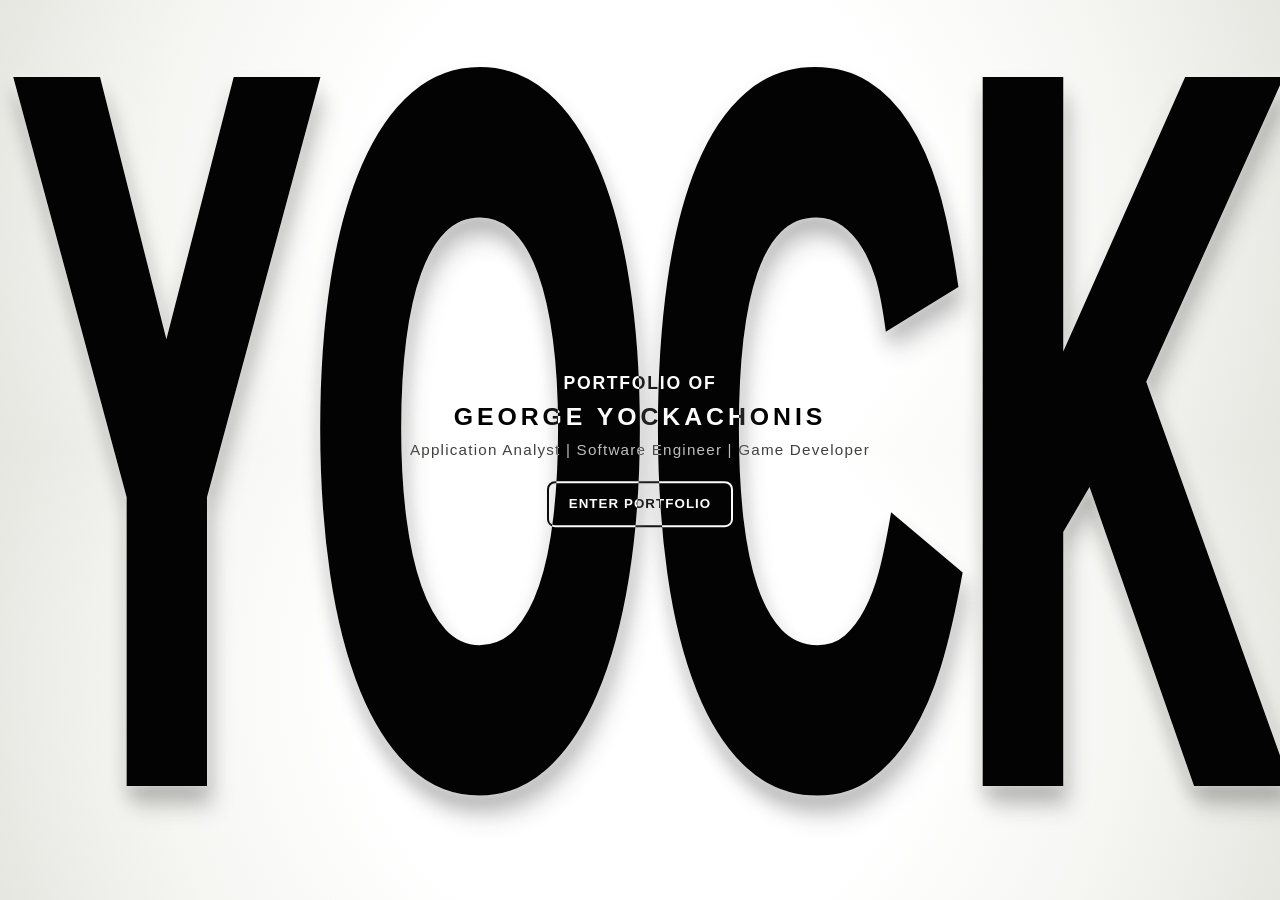
<file: index.html>
<!DOCTYPE html>
<html lang="en">
<head>
  <meta charset="UTF-8" />
  <meta name="viewport" content="width=device-width, initial-scale=1.0" />
  <meta
    name="description"
    content="George Yockachonis portfolio: software development, game tooling, web apps, and IT systems work."
  />
  <title>George Yockachonis | Software Developer</title>
  <link rel="stylesheet" href="styles.css" />
  <noscript>
    <style>
      .noscript-link {
        display: inline-flex;
      }

      #enterBtn {
        display: none;
      }
    </style>
  </noscript>
</head>
<body>
  <section id="splash" aria-label="Portfolio entry animation">
    <div class="split split-top"></div>
    <div class="split split-bottom"></div>
    <canvas id="particleCanvas" aria-hidden="true"></canvas>

    <div id="brandWrap">
      <div class="brand brand-top">YOCK</div>
      <div class="brand brand-bottom">YOCK</div>
    </div>

    <div class="identity">
      <p class="intro">Portfolio of</p>
      <p class="name">George Yockachonis</p>
      <p class="role">Application Analyst | Software Engineer | Game Developer</p>
      <a class="noscript-link" href="portfolio.html">Open Portfolio</a>
      <button id="enterBtn" type="button">
        Enter Portfolio
      </button>
    </div>
  </section>

  <iframe
    id="portfolio"
    class="hidden preview-frame"
    src="portfolio.html"
    title="Portfolio preview"
    aria-hidden="true"
  ></iframe>

  <script src="script.js"></script>
</body>
</html>
</file>
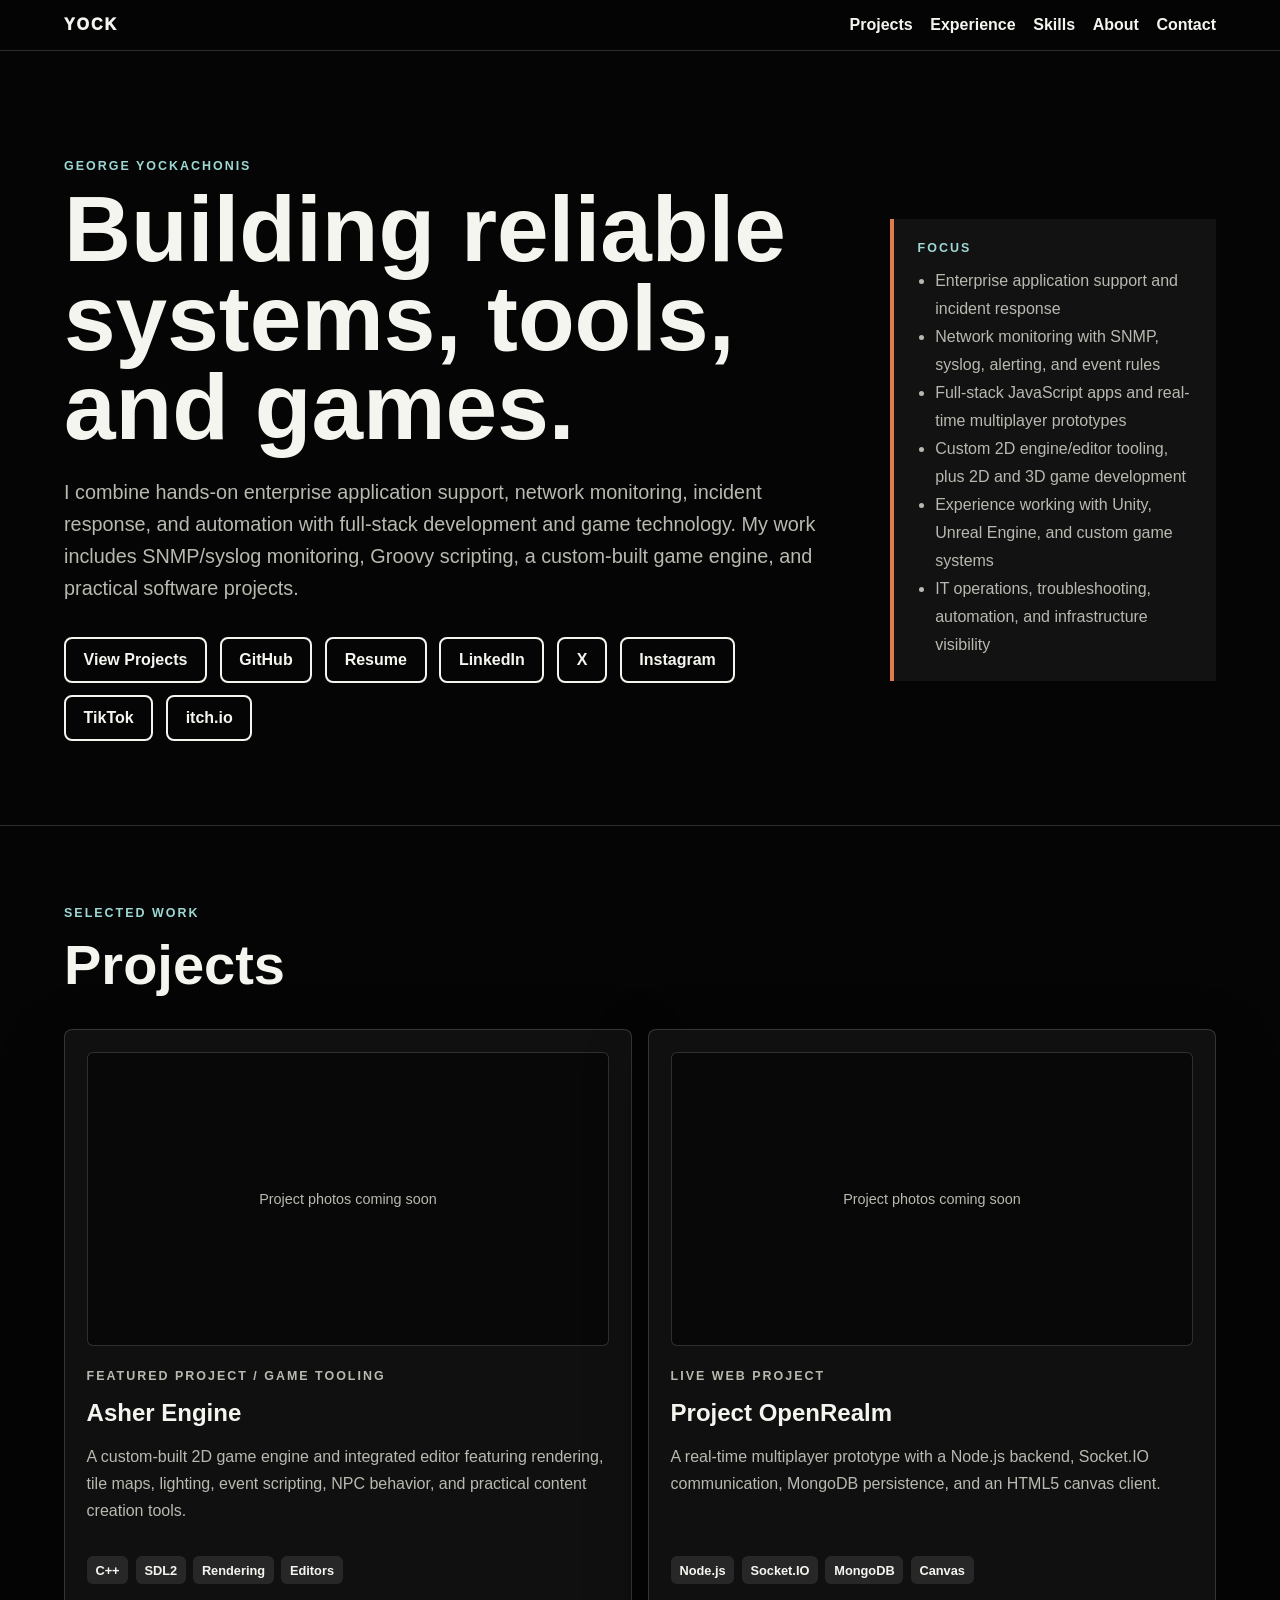
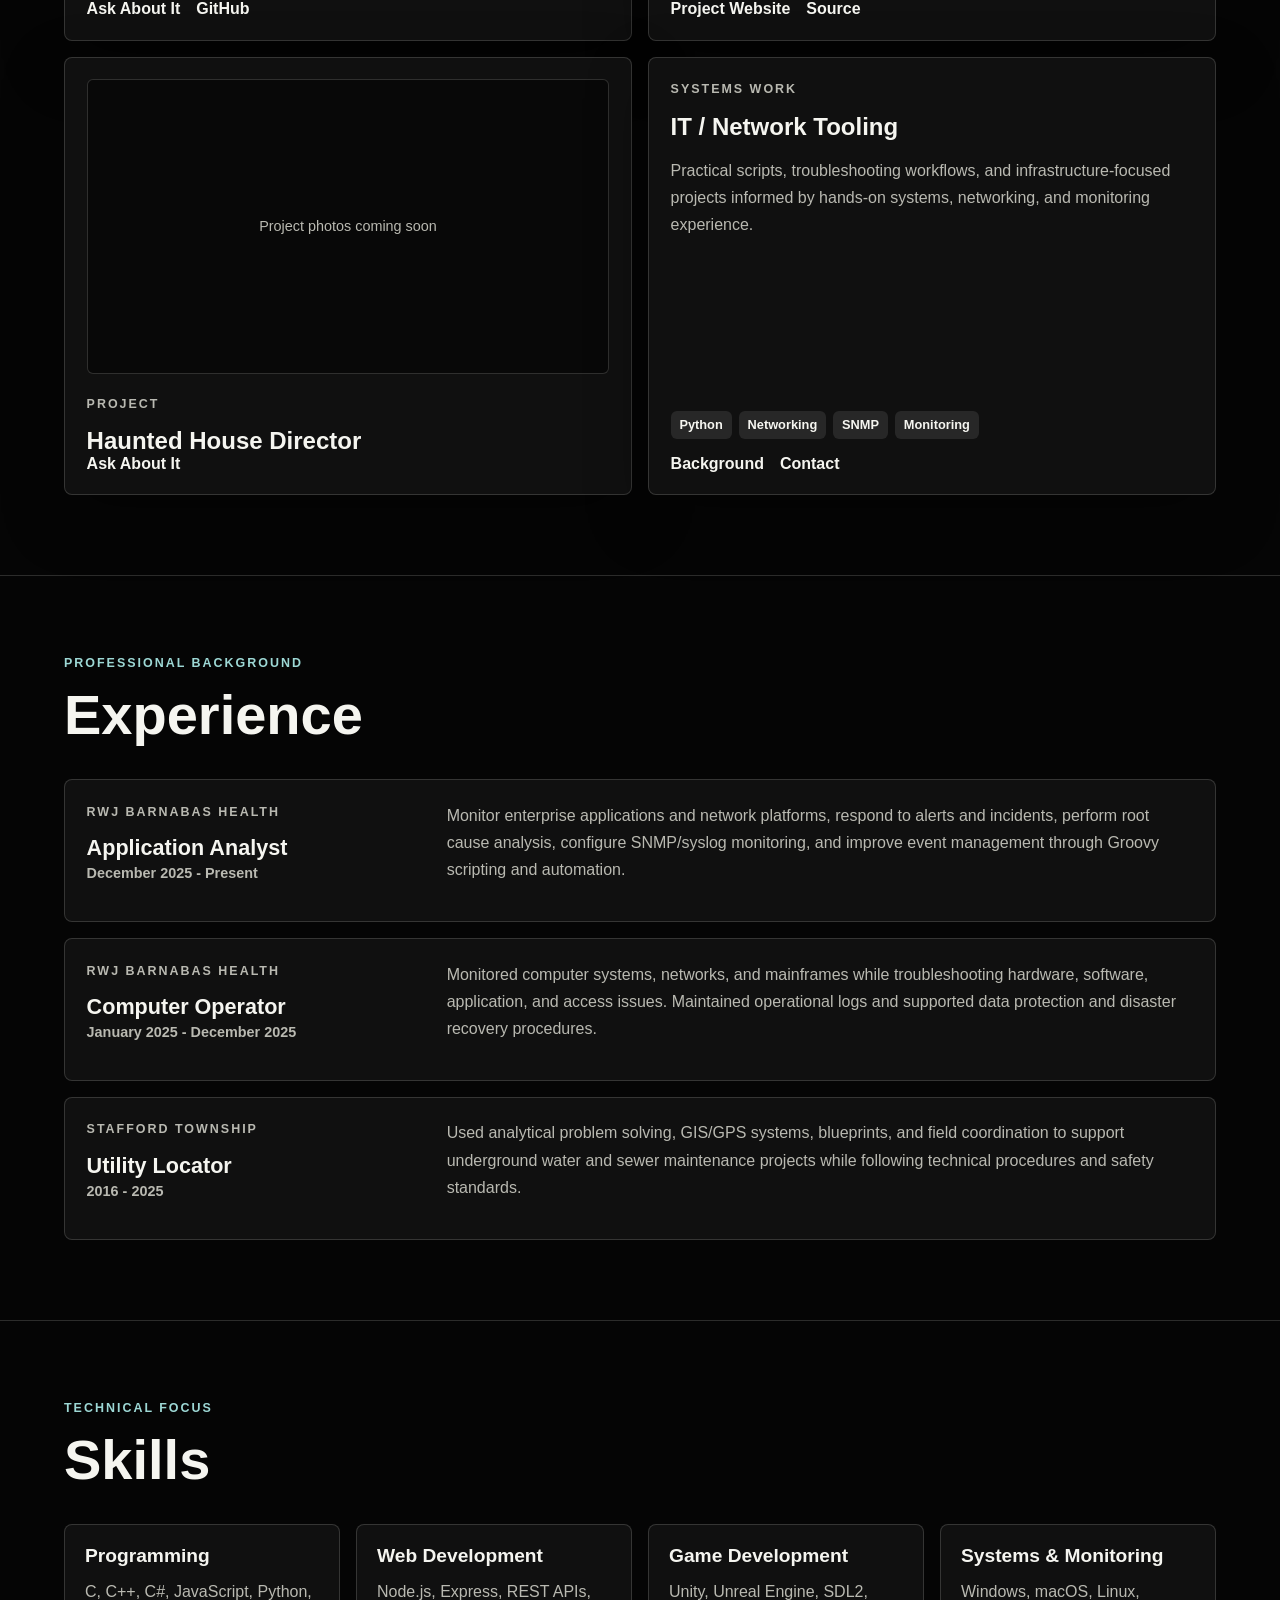
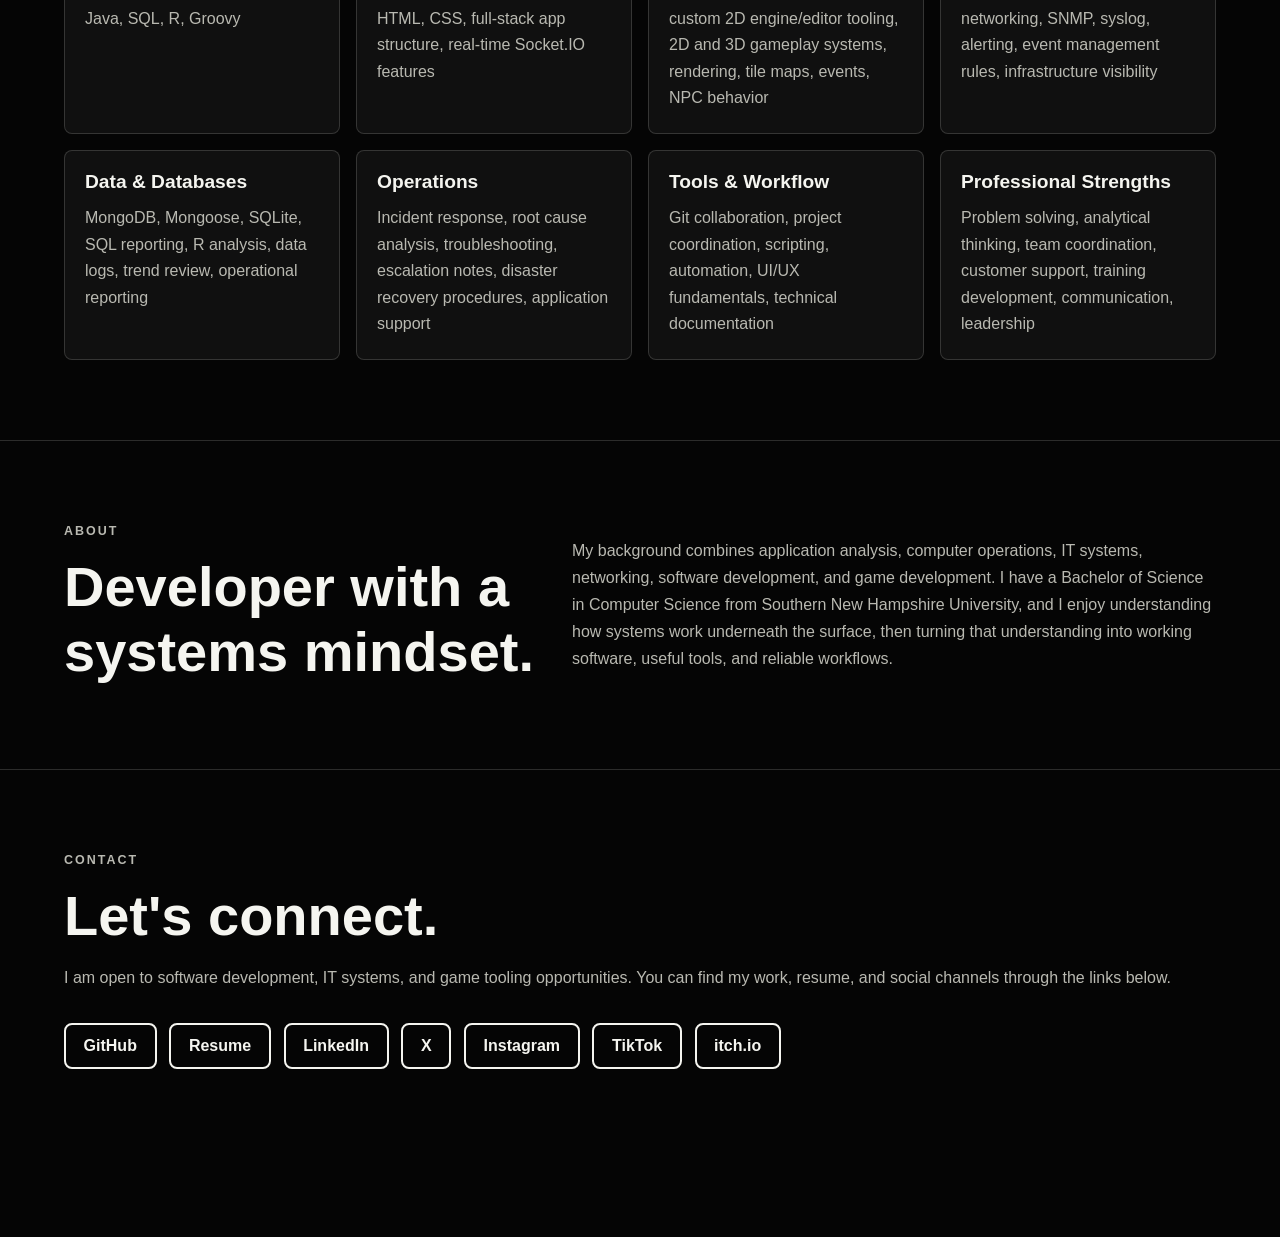
<file: portfolio.html>
<!DOCTYPE html>
<html lang="en">
<head>
  <meta charset="UTF-8" />
  <meta name="viewport" content="width=device-width, initial-scale=1.0" />
  <meta
    name="description"
    content="George Yockachonis portfolio: software development, game tooling, web apps, and IT systems work."
  />
  <title>George Yockachonis | Portfolio</title>
  <link rel="stylesheet" href="styles.css" />
</head>
<body>
  <main id="portfolio" class="visible">
    <nav class="nav" aria-label="Primary navigation">
      <a class="logo" href="#top" aria-label="George Yockachonis home">YOCK</a>
      <div class="nav-links">
        <a href="#projects">Projects</a>
        <a href="#experience">Experience</a>
        <a href="#skills">Skills</a>
        <a href="#about">About</a>
        <a href="#contact">Contact</a>
      </div>
    </nav>

    <section id="top" class="hero">
      <div class="hero-layout">
        <div>
          <p class="eyebrow">George Yockachonis</p>
          <h1>Building reliable systems, tools, and games.</h1>
          <p class="hero-copy">
            I combine hands-on enterprise application support, network monitoring, incident
            response, and automation with full-stack development and game technology. My
            work includes SNMP/syslog monitoring, Groovy scripting, a custom-built game
            engine, and practical software projects.
          </p>
          <div class="hero-actions">
            <a class="primary" href="#projects">View Projects</a>
            <a class="secondary" href="https://github.com/theyock" target="_blank" rel="noreferrer">GitHub</a>
            <a class="secondary" href="GYockachonis%20Resume.docx" download>Resume</a>
            <a class="secondary" href="https://www.linkedin.com/in/george-yockachonis-jr/" target="_blank" rel="noreferrer">LinkedIn</a>
            <a class="secondary" href="https://x.com/Yockmakesgames" target="_blank" rel="noreferrer">X</a>
            <a class="secondary" href="https://www.instagram.com/yockmakesgames/" target="_blank" rel="noreferrer">Instagram</a>
            <a class="secondary" href="https://www.tiktok.com/@yockmakesgames" target="_blank" rel="noreferrer">TikTok</a>
            <a class="secondary" href="https://yockmakesgames.itch.io/" target="_blank" rel="noreferrer">itch.io</a>
          </div>
        </div>

        <aside class="profile-panel" aria-label="Portfolio snapshot">
          <p class="panel-kicker">Focus</p>
          <ul>
            <li>Enterprise application support and incident response</li>
            <li>Network monitoring with SNMP, syslog, alerting, and event rules</li>
            <li>Full-stack JavaScript apps and real-time multiplayer prototypes</li>
            <li>Custom 2D engine/editor tooling, plus 2D and 3D game development</li>
            <li>Experience working with Unity, Unreal Engine, and custom game systems</li>
            <li>IT operations, troubleshooting, automation, and infrastructure visibility</li>
          </ul>
        </aside>
      </div>
    </section>

    <section id="projects" class="section">
      <div class="section-heading">
        <p class="eyebrow">Selected Work</p>
        <h2>Projects</h2>
      </div>

      <div class="project-grid">
        <article class="project-card">
          <div>
            <div class="project-gallery" data-project-gallery="asher">
              <div class="project-photo-frame project-photo-empty">Project photos coming soon</div>
            </div>
            <p class="project-type">Featured project / Game tooling</p>
            <h3>Asher Engine</h3>
            <p>
              A custom-built 2D game engine and integrated editor featuring rendering,
              tile maps, lighting, event scripting, NPC behavior, and practical content
              creation tools.
            </p>
          </div>
          <div>
            <div class="tags">
              <span>C++</span>
              <span>SDL2</span>
              <span>Rendering</span>
              <span>Editors</span>
            </div>
            <div class="card-links">
              <a href="#contact">Ask About It</a>
              <a href="https://github.com/theyock" target="_blank" rel="noreferrer">GitHub</a>
            </div>
          </div>
        </article>

        <article class="project-card">
          <div>
            <div class="project-gallery" data-project-gallery="openrealm">
              <div class="project-photo-frame project-photo-empty">Project photos coming soon</div>
            </div>
            <p class="project-type">Live web project</p>
            <h3>Project OpenRealm</h3>
            <p>
              A real-time multiplayer prototype with a Node.js backend, Socket.IO
              communication, MongoDB persistence, and an HTML5 canvas client.
            </p>
          </div>
          <div>
            <div class="tags">
              <span>Node.js</span>
              <span>Socket.IO</span>
              <span>MongoDB</span>
              <span>Canvas</span>
            </div>
            <div class="card-links">
              <a href="https://www.joinopenrealm.com/" target="_blank" rel="noreferrer">Project Website</a>
              <a href="https://github.com/theyock/Project-OpenRealm" target="_blank" rel="noreferrer">Source</a>
            </div>
          </div>
        </article>

        <article class="project-card">
          <div>
            <div class="project-gallery" data-project-gallery="haunted-house-director">
              <div class="project-photo-frame project-photo-empty">Project photos coming soon</div>
            </div>
            <p class="project-type">Project</p>
            <h3>Haunted House Director</h3>
            <!-- Add your project description here. -->
          </div>
          <div class="card-links">
            <a href="#contact">Ask About It</a>
          </div>
        </article>

        <article class="project-card">
          <div>
            <p class="project-type">Systems work</p>
            <h3>IT / Network Tooling</h3>
            <p>
              Practical scripts, troubleshooting workflows, and infrastructure-focused
              projects informed by hands-on systems, networking, and monitoring experience.
            </p>
          </div>
          <div>
            <div class="tags">
              <span>Python</span>
              <span>Networking</span>
              <span>SNMP</span>
              <span>Monitoring</span>
            </div>
            <div class="card-links">
              <a href="#about">Background</a>
              <a href="#contact">Contact</a>
            </div>
          </div>
        </article>
      </div>
    </section>
<!--
    <section id="build" class="section">
      <div class="section-heading">
        <p class="eyebrow">Build in Public</p>
        <h2>Dev logs, clips, and experiments</h2>
      </div>

      <div class="build-grid">
        <article class="build-card">
          <p class="project-type">Instagram</p>
          <h3>@yockmakesgames</h3>
          <p>
            Visual updates, development snapshots, short clips, and behind-the-scenes
            progress from game and software projects.
          </p>
          <a class="secondary" href="https://www.instagram.com/yockmakesgames/" target="_blank" rel="noreferrer">View Instagram</a>
        </article>

        <article class="build-card">
          <p class="project-type">TikTok</p>
          <h3>@yockmakesgames</h3>
          <p>
            Quick-form build updates, gameplay experiments, tooling progress, and
            project clips shared while the work is still evolving.
          </p>
          <a class="secondary" href="https://www.tiktok.com/@yockmakesgames" target="_blank" rel="noreferrer">View TikTok</a>
        </article>

        <article class="build-card build-card-muted">
          <p class="project-type">Featured Posts</p>
          <h3>Coming next</h3>
          <p>
            Add specific Instagram or TikTok post links here to feature individual
            updates directly on the portfolio.
          </p>
          <a class="secondary" href="#contact">Send a Post</a>
        </article>
      </div>
    </section>
  -->
    <section id="experience" class="section">
      <div class="section-heading">
        <p class="eyebrow">Professional Background</p>
        <h2>Experience</h2>
      </div>

      <div class="experience-list">
        <article class="experience-item">
          <div>
            <p class="project-type">RWJ Barnabas Health</p>
            <h3>Application Analyst</h3>
            <p class="experience-date">December 2025 - Present</p>
          </div>
          <p>
            Monitor enterprise applications and network platforms, respond to alerts and
            incidents, perform root cause analysis, configure SNMP/syslog monitoring, and
            improve event management through Groovy scripting and automation.
          </p>
        </article>

        <article class="experience-item">
          <div>
            <p class="project-type">RWJ Barnabas Health</p>
            <h3>Computer Operator</h3>
            <p class="experience-date">January 2025 - December 2025</p>
          </div>
          <p>
            Monitored computer systems, networks, and mainframes while troubleshooting
            hardware, software, application, and access issues. Maintained operational logs
            and supported data protection and disaster recovery procedures.
          </p>
        </article>

        <article class="experience-item">
          <div>
            <p class="project-type">Stafford Township</p>
            <h3>Utility Locator</h3>
            <p class="experience-date">2016 - 2025</p>
          </div>
          <p>
            Used analytical problem solving, GIS/GPS systems, blueprints, and field
            coordination to support underground water and sewer maintenance projects while
            following technical procedures and safety standards.
          </p>
        </article>
      </div>
    </section>

    <section id="skills" class="section">
      <div class="section-heading">
        <p class="eyebrow">Technical Focus</p>
        <h2>Skills</h2>
      </div>

      <div class="skill-grid">
        <article class="skill-card">
          <h3>Programming</h3>
          <p>C, C++, C#, JavaScript, Python, Java, SQL, R, Groovy</p>
        </article>

        <article class="skill-card">
          <h3>Web Development</h3>
          <p>Node.js, Express, REST APIs, HTML, CSS, full-stack app structure, real-time Socket.IO features</p>
        </article>

        <article class="skill-card">
          <h3>Game Development</h3>
          <p>Unity, Unreal Engine, SDL2, custom 2D engine/editor tooling, 2D and 3D gameplay systems, rendering, tile maps, events, NPC behavior</p>
        </article>

        <article class="skill-card">
          <h3>Systems & Monitoring</h3>
          <p>Windows, macOS, Linux, networking, SNMP, syslog, alerting, event management rules, infrastructure visibility</p>
        </article>

        <article class="skill-card">
          <h3>Data & Databases</h3>
          <p>MongoDB, Mongoose, SQLite, SQL reporting, R analysis, data logs, trend review, operational reporting</p>
        </article>

        <article class="skill-card">
          <h3>Operations</h3>
          <p>Incident response, root cause analysis, troubleshooting, escalation notes, disaster recovery procedures, application support</p>
        </article>

        <article class="skill-card">
          <h3>Tools & Workflow</h3>
          <p>Git collaboration, project coordination, scripting, automation, UI/UX fundamentals, technical documentation</p>
        </article>

        <article class="skill-card">
          <h3>Professional Strengths</h3>
          <p>Problem solving, analytical thinking, team coordination, customer support, training development, communication, leadership</p>
        </article>
      </div>
    </section>

    <section id="about" class="section two-column">
      <div>
        <p class="eyebrow">About</p>
        <h2>Developer with a systems mindset.</h2>
      </div>
      <p>
        My background combines application analysis, computer operations, IT systems,
        networking, software development, and game development. I have a Bachelor of
        Science in Computer Science from Southern New Hampshire University, and I enjoy
        understanding how systems work underneath the surface, then turning that
        understanding into working software, useful tools, and reliable workflows.
      </p>
    </section>

    <section id="contact" class="section contact">
      <p class="eyebrow">Contact</p>
      <h2>Let's connect.</h2>
      <p>
        I am open to software development, IT systems, and game tooling opportunities.
        You can find my work, resume, and social channels through the links below.
      </p>
      <div class="hero-actions">
        <a class="primary" href="https://github.com/theyock" target="_blank" rel="noreferrer">GitHub</a>
        <a class="secondary" href="GYockachonis%20Resume.docx" download>Resume</a>
        <a class="secondary" href="https://www.linkedin.com/in/george-yockachonis-jr/" target="_blank" rel="noreferrer">LinkedIn</a>
        <a class="secondary" href="https://x.com/Yockmakesgames" target="_blank" rel="noreferrer">X</a>
        <a class="secondary" href="https://www.instagram.com/yockmakesgames/" target="_blank" rel="noreferrer">Instagram</a>
        <a class="secondary" href="https://www.tiktok.com/@yockmakesgames" target="_blank" rel="noreferrer">TikTok</a>
        <a class="secondary" href="https://yockmakesgames.itch.io/" target="_blank" rel="noreferrer">itch.io</a>
      </div>
    </section>
  </main>
  <script src="project-photos.js" defer></script>
  <script src="project-slideshows.js" defer></script>
</body>
</html>
</file>
<file: styles.css>
* {
  box-sizing: border-box;
}

:root {
  --ink: #f5f5f0;
  --muted: #b9b9b1;
  --paper: #050505;
  --panel: #101010;
  --line: rgba(245, 245, 240, 0.16);
  --accent: #79b8b5;
  --accent-dark: #9dd8d5;
  --warm: #e07a4f;
  --splash-paper: #ffffff;
  --splash-ink: #030303;
  --brand-font-size: 900px;
  --brand-scale-x: 1;
}

html {
  scroll-behavior: smooth;
}

body {
  margin: 0;
  font-family: Arial, Helvetica, sans-serif;
  background: var(--paper);
  color: var(--ink);
  overflow-x: hidden;
}

body.locked {
  overflow: hidden;
}

a {
  color: inherit;
}

button,
a {
  -webkit-tap-highlight-color: transparent;
}

/* Splash screen */
#splash {
  position: fixed;
  inset: 0;
  z-index: 20;
  overflow: hidden;
  cursor: default;
}

.split {
  position: absolute;
  left: 0;
  width: 100%;
  height: 50%;
}

.split-top {
  top: 0;
  background:
    radial-gradient(circle at center, rgba(255, 255, 255, 1) 0 42%, rgba(245, 245, 242, 0.96) 72%, rgba(228, 228, 222, 0.9) 100%),
    var(--splash-paper);
}

.split-bottom {
  bottom: 0;
  background:
    radial-gradient(circle at center, rgba(255, 255, 255, 1) 0 42%, rgba(245, 245, 242, 0.96) 72%, rgba(228, 228, 222, 0.9) 100%),
    var(--splash-paper);
}

#particleCanvas {
  position: absolute;
  inset: 0;
  z-index: 6;
  pointer-events: none;
}

#brandWrap {
  position: absolute;
  inset: 0;
  z-index: 5;
  pointer-events: none;
}

.brand {
  position: absolute;
  top: 50%;
  left: 50%;
  transform: translate(-50%, -50%) scaleX(var(--brand-scale-x));
  transform-origin: center;
  font-family: Impact, Haettenschweiler, "Arial Black", Arial, sans-serif;
  font-weight: 950;
  font-size: var(--brand-font-size);
  letter-spacing: 0;
  line-height: 0.72;
  white-space: nowrap;
  color: var(--splash-ink);
  text-shadow:
    0 0 1px rgba(255, 255, 255, 0.85),
    0 0 14px rgba(255, 255, 255, 0.55),
    0 12px 28px rgba(0, 0, 0, 0.2),
    18px 24px 34px rgba(0, 0, 0, 0.12);
}

.brand-top {
  color: var(--splash-ink);
}

.brand-bottom {
  display: none;
}

.identity {
  position: absolute;
  left: 50%;
  top: 50%;
  z-index: 7;
  transform: translate(-50%, -50%);
  text-align: center;
  color: #ffffff;
  mix-blend-mode: difference;
  width: min(90vw, 720px);
}

.intro {
  margin: 0 0 0.55rem;
  font-size: 1.1rem;
  font-weight: 700;
  letter-spacing: 0.1em;
  text-transform: uppercase;
}

.name {
  margin: 0;
  font-size: 1.55rem;
  font-weight: 800;
  letter-spacing: 0.16em;
  text-transform: uppercase;
}

.role {
  margin: 0.65rem 0 1.4rem;
  font-size: 0.95rem;
  letter-spacing: 0.08em;
  opacity: 0.75;
}

#enterBtn {
  border: 2px solid currentColor;
  background: transparent;
  color: currentColor;
  position: relative;
  overflow: visible;
  min-height: 46px;
  padding: 0 1.25rem;
  border-radius: 8px;
  font-weight: 800;
  letter-spacing: 0.08em;
  text-transform: uppercase;
  cursor: pointer;
  transition: background 180ms ease, color 180ms ease;
}

.noscript-link {
  display: none;
  align-items: center;
  justify-content: center;
  min-height: 46px;
  margin: 0 auto;
  padding: 0 1.25rem;
  border: 2px solid currentColor;
  border-radius: 8px;
  color: currentColor;
  font-weight: 800;
  letter-spacing: 0.08em;
  text-decoration: none;
  text-transform: uppercase;
}

.water-particle {
  position: absolute;
  left: var(--x);
  top: var(--y);
  width: var(--size);
  height: var(--size);
  border-radius: 50%;
  background: currentColor;
  pointer-events: none;
  transform: translate(-50%, -50%);
  animation: waterParticle var(--life) cubic-bezier(0.16, 1, 0.3, 1) forwards;
}

#enterBtn:hover,
#enterBtn:focus-visible {
  background: transparent;
  animation: nervousShake 420ms steps(2, end) infinite;
}

@keyframes nervousShake {
  0% {
    transform: translate(0, 0) rotate(0deg);
  }

  20% {
    transform: translate(-2px, 1px) rotate(-1deg);
  }

  40% {
    transform: translate(2px, -1px) rotate(1deg);
  }

  60% {
    transform: translate(-1px, -1px) rotate(0.5deg);
  }

  80% {
    transform: translate(1px, 1px) rotate(-0.5deg);
  }

  100% {
    transform: translate(0, 0) rotate(0deg);
  }
}

@keyframes waterParticle {
  0% {
    opacity: 0;
    transform: translate(-50%, -50%) scale(0.45);
  }

  16% {
    opacity: 1;
  }

  74% {
    opacity: 0.85;
    transform: translate(calc(-50% + var(--tx) * 0.72), calc(-50% + var(--ty) * 0.72)) rotate(var(--spin)) scale(1);
  }

  100% {
    opacity: 0;
    transform: translate(calc(-50% + var(--tx)), calc(-50% + var(--ty))) rotate(var(--spin)) scale(0.25);
  }
}

#splash.exiting .split-top {
  animation: slideTop 1600ms cubic-bezier(0.76, 0, 0.24, 1) forwards;
}

#splash.exiting .split-bottom {
  animation: slideBottom 1600ms cubic-bezier(0.76, 0, 0.24, 1) forwards;
}

#splash.exiting .identity {
  animation: fadeDown 850ms ease forwards;
}

#splash.exiting #brandWrap {
  opacity: 0;
}

@keyframes slideTop {
  to {
    transform: translateY(-105%);
  }
}

@keyframes slideBottom {
  to {
    transform: translateY(105%);
  }
}

@keyframes fadeDown {
  to {
    opacity: 0;
    transform: translate(-50%, calc(-50% + 20px));
  }
}

/* Main portfolio */
.hidden {
  opacity: 0;
  pointer-events: none;
}

#portfolio {
  min-height: 100vh;
  transition: opacity 700ms ease;
}

#portfolio.visible {
  opacity: 1;
  pointer-events: auto;
}

.nav {
  position: sticky;
  top: 0;
  z-index: 10;
  display: flex;
  justify-content: space-between;
  align-items: center;
  padding: 1rem clamp(1.25rem, 5vw, 5rem);
  background: rgba(5, 5, 5, 0.88);
  backdrop-filter: blur(12px);
  border-bottom: 1px solid var(--line);
}

.logo {
  font-weight: 950;
  letter-spacing: 0.12em;
  text-decoration: none;
}

.nav-links {
  display: flex;
  flex-wrap: wrap;
  gap: 1.1rem;
}

.nav-links a,
.card-links a {
  color: var(--ink);
  text-decoration: none;
  font-weight: 700;
}

.nav-links a:hover,
.nav-links a:focus-visible,
.card-links a:hover,
.card-links a:focus-visible {
  color: var(--accent-dark);
  text-decoration: underline;
  text-underline-offset: 0.25rem;
}

.hero {
  min-height: 86vh;
  display: grid;
  align-items: center;
  padding: 6.5rem clamp(1.25rem, 5vw, 5rem) 5rem;
}

.hero-layout {
  display: grid;
  grid-template-columns: minmax(0, 1.4fr) minmax(260px, 0.6fr);
  gap: clamp(2rem, 5vw, 4rem);
  align-items: center;
}

.eyebrow,
.project-type,
.panel-kicker {
  margin: 0 0 0.75rem;
  font-size: 0.78rem;
  font-weight: 850;
  letter-spacing: 0.16em;
  text-transform: uppercase;
  color: var(--accent-dark);
}

.hero h1 {
  margin: 0;
  max-width: 1080px;
  font-size: 5.8rem;
  line-height: 0.96;
}

.hero-copy {
  max-width: 760px;
  margin: 1.5rem 0 0;
  font-size: 1.24rem;
  line-height: 1.62;
  color: var(--muted);
}

.hero-actions {
  display: flex;
  flex-wrap: wrap;
  gap: 0.8rem;
  margin-top: 2rem;
}

.primary,
.secondary {
  display: inline-flex;
  align-items: center;
  justify-content: center;
  min-height: 46px;
  padding: 0 1.1rem;
  border-radius: 8px;
  font-weight: 800;
  text-decoration: none;
}

.preview-frame {
  position: fixed;
  inset: 0;
  z-index: 1;
  width: 100%;
  height: 100%;
  border: 0;
  background: var(--paper);
}

.primary {
  background: transparent;
  border: 2px solid var(--ink);
  color: var(--ink);
}

.primary:hover,
.primary:focus-visible {
  background: rgba(245, 245, 240, 0.1);
  border-color: var(--accent-dark);
  color: var(--accent-dark);
}

.secondary {
  border: 2px solid var(--ink);
  color: var(--ink);
}

.secondary:hover,
.secondary:focus-visible {
  border-color: var(--accent-dark);
  color: var(--accent-dark);
}

.profile-panel {
  border-left: 4px solid var(--warm);
  background: rgba(255, 255, 255, 0.05);
  padding: 1.4rem 1.5rem;
}

.profile-panel ul {
  margin: 0;
  padding-left: 1.1rem;
  color: var(--muted);
  line-height: 1.75;
}

.section {
  padding: 5rem clamp(1.25rem, 5vw, 5rem);
  border-top: 1px solid var(--line);
}

.section h2 {
  margin: 0;
  font-size: 3.5rem;
}

.section-heading {
  margin-bottom: 2rem;
}

.project-grid {
  display: grid;
  grid-template-columns: repeat(2, minmax(0, 1fr));
  gap: 1rem;
}

.experience-list {
  display: grid;
  gap: 1rem;
}

.experience-item {
  display: grid;
  grid-template-columns: minmax(220px, 0.45fr) minmax(0, 1fr);
  gap: 1.5rem;
  padding: 1.35rem;
  background: var(--panel);
  border: 1px solid var(--line);
  border-radius: 8px;
  transition: background 180ms ease, border-color 180ms ease, box-shadow 180ms ease, transform 180ms ease;
}

.experience-item h3 {
  margin: 0;
  font-size: 1.35rem;
}

.experience-item p {
  margin-top: 0;
  line-height: 1.7;
  color: var(--muted);
}

.experience-date {
  margin-bottom: 0;
  font-size: 0.9rem;
  font-weight: 800;
}

.skill-grid {
  display: grid;
  grid-template-columns: repeat(4, minmax(0, 1fr));
  gap: 1rem;
}

.skill-card {
  min-height: 210px;
  padding: 1.25rem;
  background: var(--panel);
  border: 1px solid var(--line);
  border-radius: 8px;
  transition: background 180ms ease, border-color 180ms ease, box-shadow 180ms ease, transform 180ms ease;
}

.skill-card h3 {
  margin: 0 0 0.8rem;
  font-size: 1.2rem;
}

.skill-card p {
  margin: 0;
  line-height: 1.65;
  color: var(--muted);
}

.build-grid {
  display: grid;
  grid-template-columns: repeat(3, minmax(0, 1fr));
  gap: 1rem;
}

.build-card {
  min-height: 280px;
  display: flex;
  flex-direction: column;
  align-items: flex-start;
  justify-content: space-between;
  padding: 1.35rem;
  background: var(--panel);
  border: 1px solid var(--line);
  border-radius: 8px;
  transition: background 180ms ease, border-color 180ms ease, box-shadow 180ms ease, transform 180ms ease;
}

.build-card h3 {
  margin: 0;
  font-size: 1.45rem;
}

.build-card p {
  line-height: 1.7;
  color: var(--muted);
}

.build-card-muted {
  background: rgba(255, 255, 255, 0.04);
}

.project-card {
  min-height: 330px;
  display: flex;
  flex-direction: column;
  justify-content: space-between;
  padding: 1.35rem;
  background: var(--panel);
  border: 1px solid var(--line);
  border-radius: 8px;
  box-shadow: 0 20px 60px rgba(0, 0, 0, 0.34);
  transition: background 180ms ease, border-color 180ms ease, box-shadow 180ms ease, transform 180ms ease;
}

.project-card:hover,
.project-card:focus-within,
.build-card:hover,
.build-card:focus-within,
.skill-card:hover,
.skill-card:focus-within,
.experience-item:hover,
.experience-item:focus-within {
  background: #181818;
  border-color: rgba(245, 245, 240, 0.34);
  box-shadow: 0 24px 70px rgba(0, 0, 0, 0.42);
  transform: translateY(-3px);
}

.project-card h3 {
  margin: 0;
  font-size: 1.5rem;
}

.project-card p,
.two-column p,
.contact p {
  line-height: 1.7;
  color: var(--muted);
}

.tags {
  display: flex;
  flex-wrap: wrap;
  gap: 0.45rem;
  margin: 1rem 0;
}

.tags span {
  padding: 0.4rem 0.55rem;
  border-radius: 6px;
  background: rgba(245, 245, 240, 0.1);
  color: var(--ink);
  font-size: 0.8rem;
  font-weight: 700;
}

.card-links {
  display: flex;
  flex-wrap: wrap;
  gap: 1rem;
}

.two-column {
  display: grid;
  grid-template-columns: 0.85fr 1.15fr;
  gap: 2rem;
  align-items: start;
}

.contact {
  min-height: 52vh;
}

@media (max-width: 900px) {
  .nav {
    align-items: flex-start;
    gap: 1rem;
    flex-direction: column;
  }

  .hero-layout,
  .project-grid,
  .skill-grid,
  .build-grid,
  .experience-item,
  .two-column {
    grid-template-columns: 1fr;
  }

  .hero {
    min-height: auto;
  }

  .hero h1 {
    font-size: 4rem;
  }

  .section h2 {
    font-size: 2.8rem;
  }

}

@media (max-width: 560px) {
  .nav-links {
    gap: 0.85rem;
  }

  .name {
    font-size: 1rem;
  }

  .role {
    font-size: 0.82rem;
  }

  .hero h1 {
    font-size: 2.85rem;
  }

  .hero-copy {
    font-size: 1.05rem;
  }

  .section h2 {
    font-size: 2.25rem;
  }

  .hero {
    padding-top: 4.5rem;
  }

  .section {
    padding-block: 4rem;
  }
}

@media (prefers-reduced-motion: reduce) {
  * {
    animation-duration: 1ms !important;
    transition-duration: 1ms !important;
    scroll-behavior: auto !important;
  }
}

/* Project photo slideshows */
.project-card > div { min-width: 0; }
.project-gallery { margin-bottom: 1.25rem; }
.project-gallery figure { margin: 0; }
.project-photo-frame {
  aspect-ratio: 16 / 9;
  width: 100%;
  overflow: hidden;
  background: #080808;
  border: 1px solid var(--line);
  border-radius: 6px;
  display: flex;
  align-items: center;
  justify-content: center;
}
.project-photo-frame img { width: 100%; height: 100%; object-fit: contain; }
.project-photo-frame img[hidden] { display: none; }
.project-photo-empty, .project-photo-error { color: var(--muted); font-size: 0.9rem; }
.project-gallery figcaption { margin-top: 0.65rem; color: var(--muted); font-size: 0.9rem; line-height: 1.5; }
.project-photo-controls { display: flex; align-items: center; justify-content: space-between; gap: 0.75rem; margin-top: 0.65rem; }
.project-photo-controls[hidden] { display: none; }
.project-photo-controls span { color: var(--muted); font-size: 0.85rem; }
.project-photo-controls button { min-width: 44px; min-height: 44px; border: 1px solid var(--line); border-radius: 6px; background: var(--panel); color: var(--ink); font-size: 1.2rem; cursor: pointer; }
.project-photo-controls button:hover { border-color: var(--accent); }
.project-photo-controls button:focus-visible { outline: 2px solid var(--accent); outline-offset: 3px; }
</file>
